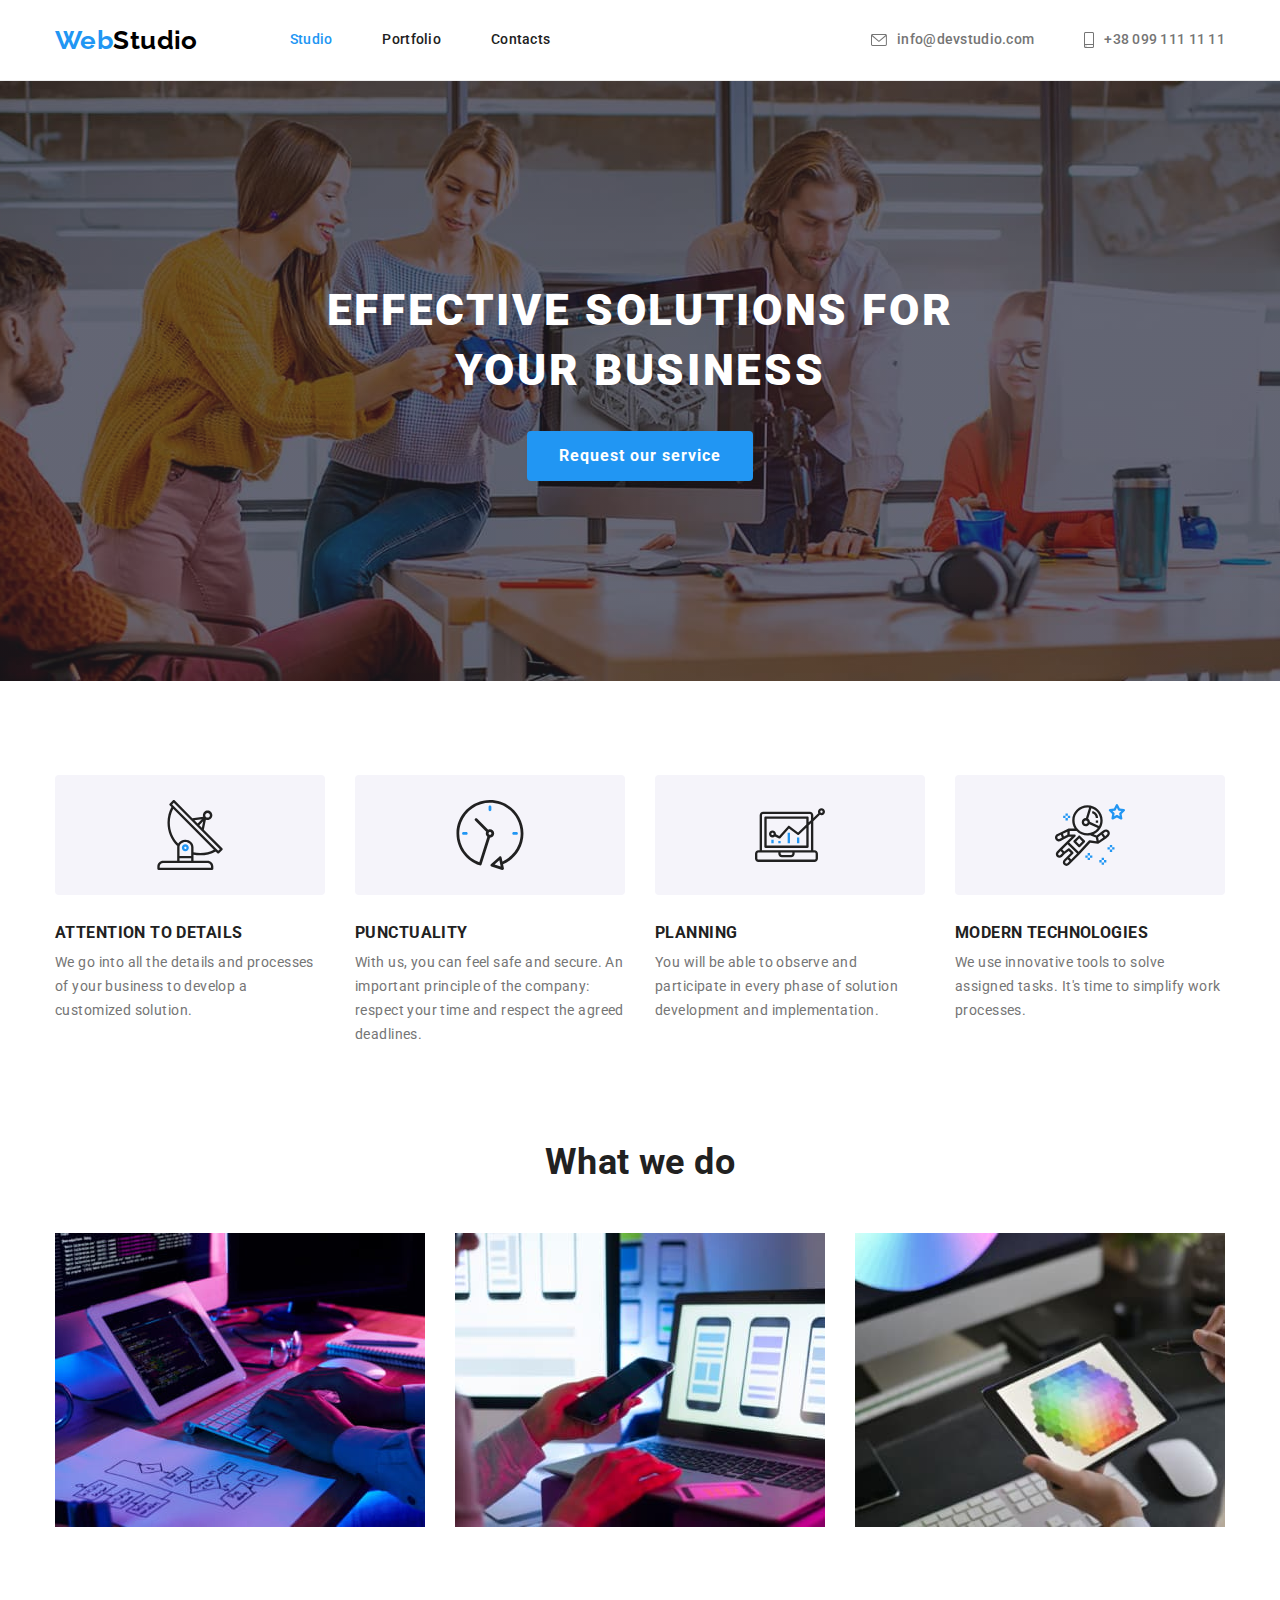
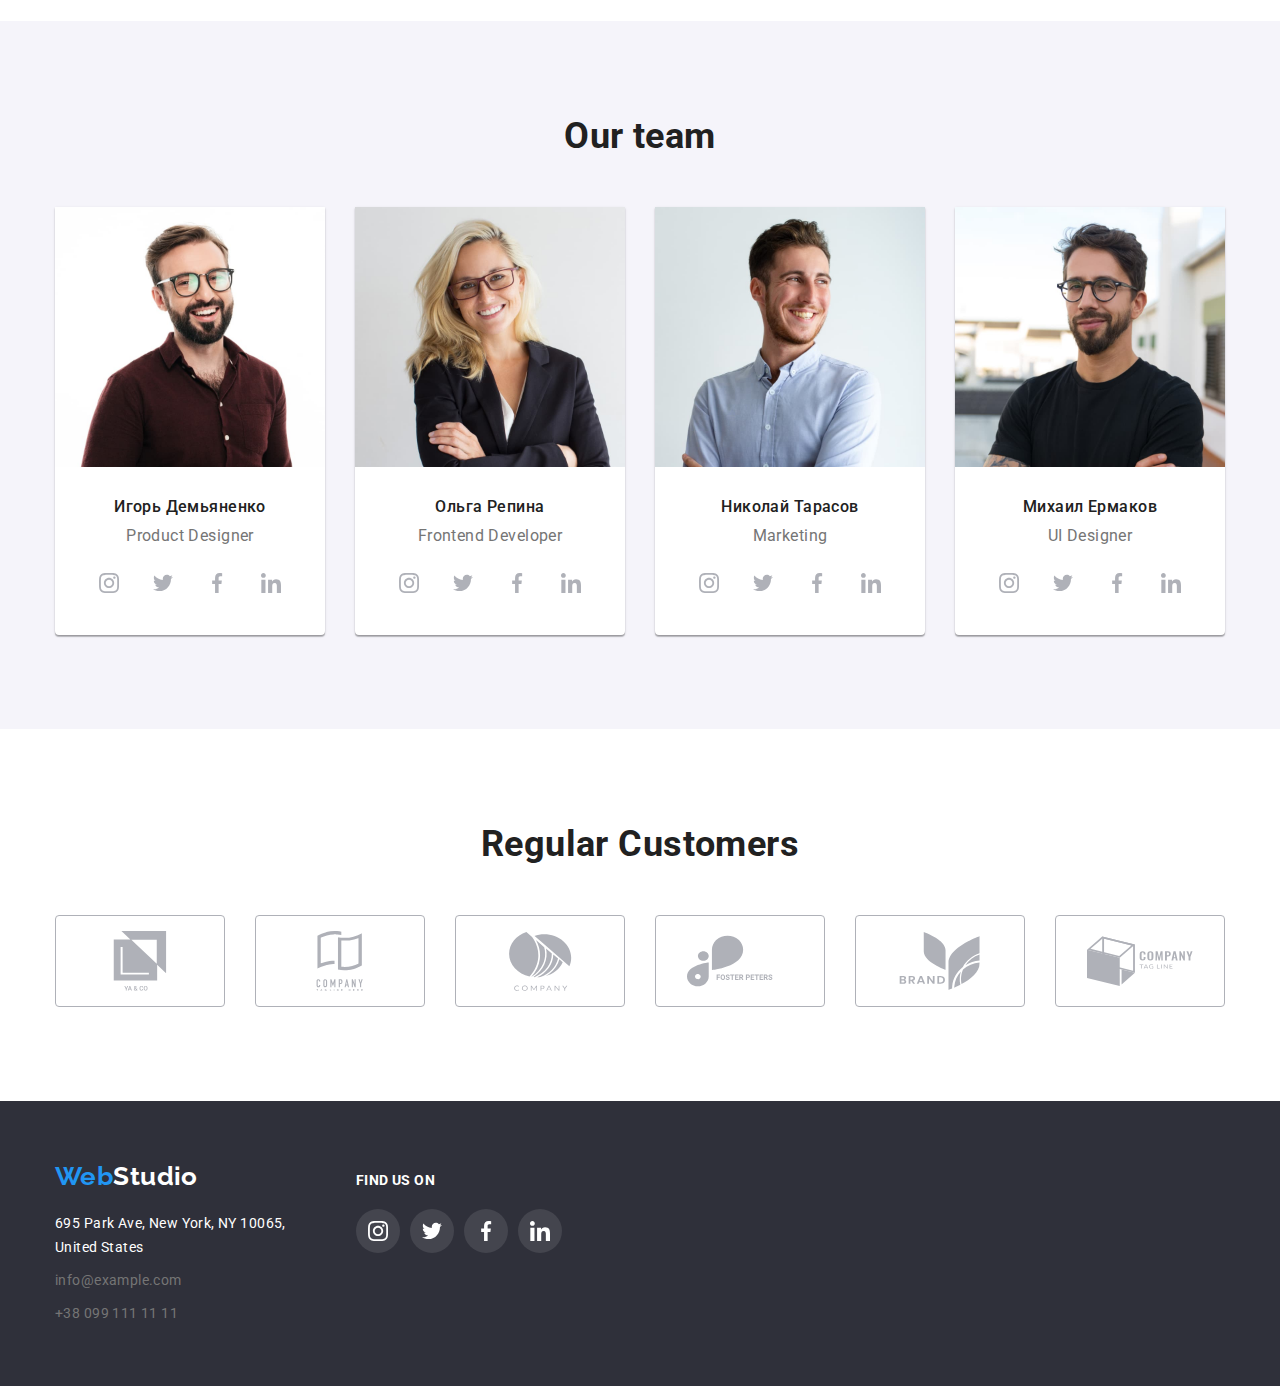
<file: index.html>
<!DOCTYPE html>
<html lang="en">
  <head>
    <meta charset="UTF-8" />
    <meta http-equiv="X-UA-Compatible" content="IE=edge" />
    <meta name="viewport" content="width=device-width, initial-scale=1.0" />
    <title>goit-markup-hw-02</title>
    <link
      rel="stylesheet"
      href="https://cdn.jsdelivr.net/npm/modern-normalize@1.1.0/modern-normalize.min.css"
    />
    <link rel="preconnect" href="https://fonts.googleapis.com" />
    <link rel="preconnect" href="https://fonts.gstatic.com" crossorigin />
    <link
      href="https://fonts.googleapis.com/css2?family=Raleway:wght@700&family=Roboto:wght@400;500;700;900&display=swap"
      rel="stylesheet"
    />
    <link rel="stylesheet" href="./CSS/styles.css" />
  </head>
  <body>
    <header class="page-header">
      <!-- site-header -->
      <div class="container header-container">
        <nav class="main-nav">
          <a class="logo-header link-line" href="index.html"
            ><span class="logo-span">Web</span>Studio</a
          >
          <ul class="menu list-no-style">
            <li class="menu-item">
              <a class="menu-link link-line current" href="index.html"
                >Studio</a
              >
            </li>
            <li class="menu-item">
              <a class="menu-link link-line" href="./portfolio.html"
                >Portfolio</a
              >
            </li>
            <li class="menu-item">
              <a class="menu-link link-line" href="index.html">Contacts</a>
            </li>
          </ul>
        </nav>
        <ul class="contacts-list list-no-style">
          <li class="contacts-item">
            <a class="contacts-link link-line" href="mailto:info@example.com"
              >info@devstudio.com
              <svg class="icon-mail" width="16" height="12">
                <use href="./images/symbol-defs.svg#icon-envelope"></use>
              </svg>
            </a>
          </li>

          <li class="contacts-item">
            <a class="contacts-link link-line" href="tel:+380991111111"
              >+38 099 111 11 11
              <svg class="icon-smartphone" width="10" height="16">
                <use href="./images/symbol-defs.svg#icon-smartphone"></use>
              </svg>
            </a>
          </li>
        </ul>
      </div>
    </header>
    <main>
      <!-- hero -->
      <section class="hero">
        <div class="container hero-back">
          <h1 class="hero-title">Effective solutions for your business</h1>
          <button class="order-btn" type="button">Request our service</button>
        </div>
      </section>

      <!-- our best features-->
      <section class="section">
        <div class="container">
          <h2 class="visually-hidden">Our best features</h2>
          <ul class="features-list list-no-style">
            <li class="features-item icon-antenna">
              <div class="features-icon">
                <svg class="icon-size">
                  <use href="./images/symbol-defs.svg#icon-antenna"></use>
                </svg>
              </div>
              <h3 class="features-title">Attention to details</h3>
              <p class="features-desc">
                We go into all the details and processes of your business to
                develop a customized solution.
              </p>
            </li>
            <li class="features-item">
              <div class="features-icon">
                <svg class="icon-size">
                  <use href="./images/symbol-defs.svg#icon-clock"></use>
                </svg>
              </div>
              <h3 class="features-title">Punctuality</h3>
              <p class="features-desc">
                With us, you can feel safe and secure. An important principle of
                the company: respect your time and respect the agreed deadlines.
              </p>
            </li>
            <li class="features-item">
              <div class="features-icon">
                <svg class="icon-size">
                  <use href="./images/symbol-defs.svg#icon-diagram"></use>
                </svg>
              </div>
              <h3 class="features-title">Planning</h3>
              <p class="features-desc">
                You will be able to observe and participate in every phase of
                solution development and implementation.
              </p>
            </li>
            <li class="features-item">
              <div class="features-icon">
                <svg class="icon-size">
                  <use href="./images/symbol-defs.svg#icon-astronaut"></use>
                </svg>
              </div>
              <h3 class="features-title">Modern technologies</h3>
              <p class="features-desc">
                We use innovative tools to solve assigned tasks. It's time to
                simplify work processes.
              </p>
            </li>
          </ul>
        </div>
      </section>
      <!-- what we do -->
      <section class="what-we-do section">
        <div class="container">
          <h2 class="suptitle">What we do</h2>
          <ul class="what-we-do-gallery list-no-style">
            <li class="what-we-do-img">
              <img
                src="./images/what-we-do/box-1.jpg"
                alt="human hands on the keybord and a tablet with some code"
                width="370"
                height="294"
              />
            </li>
            <li class="what-we-do-img">
              <img
                src="./images/what-we-do/box-2.jpg"
                alt="human hands with a smartphone and a notebook with smartphones on the screen"
                width="370"
                height="294"
              />
            </li>
            <li class="what-we-do-img">
              <img
                src="./images/what-we-do/box-3.jpg"
                alt="a tablet with a color palette on the screen and human hands with stylus"
                width="370"
                height="294"
              />
            </li>
          </ul>
        </div>
      </section>
      <section class="team section">
        <!-- our team -->
        <div class="container">
          <h2 class="suptitle">Our team</h2>
          <ul class="team-profiles list-no-style">
            <li class="team-card">
              <img
                class="team-photo"
                src="./images/our-team/ihor.jpg"
                alt="Igor Demianenko foto"
                width="270"
              />
              <div class="team-card-desc">
                <h3 class="team-name" lang="ru">Игорь Демьяненко</h3>
                <p class="team-desc">Product Designer</p>
                <ul class="social-list list-no-style">
                  <li class="social-list-items">
                    <a href="" class="social-list-link">
                      <svg class="social-list-icon" width="20" height="20">
                        <use
                          href="./images/symbol-defs.svg#icon-instagram"
                        ></use>
                      </svg>
                    </a>
                  </li>
                  <li class="social-list-items">
                    <a href="" class="social-list-link">
                      <svg class="social-list-icon" width="20" height="20">
                        <use href="./images/symbol-defs.svg#icon-twitter"></use>
                      </svg>
                    </a>
                  </li>
                  <li class="social-list-items">
                    <a href="" class="social-list-link">
                      <svg class="social-list-icon" width="20" height="20">
                        <use
                          href="./images/symbol-defs.svg#icon-facebook"
                        ></use>
                      </svg>
                    </a>
                  </li>
                  <li class="social-list-items">
                    <a href="" class="social-list-link">
                      <svg class="social-list-icon" width="20" height="20">
                        <use
                          href="./images/symbol-defs.svg#icon-linkedin"
                        ></use>
                      </svg>
                    </a>
                  </li>
                </ul>
              </div>
            </li>
            <li class="team-card">
              <img
                class="team-photo"
                src="./images/our-team/olga.jpg"
                alt="Olga Repina foto"
                width="270"
              />
              <div class="team-card-desc">
                <h3 class="team-name" lang="ru">Ольга Репина</h3>
                <p class="team-desc">Frontend Developer</p>
                <ul class="social-list list-no-style">
                  <li class="social-list-items">
                    <a href="" class="social-list-link">
                      <svg class="social-list-icon" width="20" height="20">
                        <use
                          href="./images/symbol-defs.svg#icon-instagram"
                        ></use>
                      </svg>
                    </a>
                  </li>
                  <li class="social-list-items">
                    <a href="" class="social-list-link">
                      <svg class="social-list-icon" width="20" height="20">
                        <use href="./images/symbol-defs.svg#icon-twitter"></use>
                      </svg>
                    </a>
                  </li>
                  <li class="social-list-items">
                    <a href="" class="social-list-link">
                      <svg class="social-list-icon" width="20" height="20">
                        <use
                          href="./images/symbol-defs.svg#icon-facebook"
                        ></use>
                      </svg>
                    </a>
                  </li>
                  <li class="social-list-items">
                    <a href="" class="social-list-link">
                      <svg class="social-list-icon" width="20" height="20">
                        <use
                          href="./images/symbol-defs.svg#icon-linkedin"
                        ></use>
                      </svg>
                    </a>
                  </li>
                </ul>
              </div>
            </li>
            <li class="team-card">
              <img
                class="team-photo"
                src="./images/our-team/mykola.jpg"
                alt="Mykola Tarasov foto"
                width="270"
              />
              <div class="team-card-desc">
                <h3 class="team-name" lang="ru">Николай Тарасов</h3>
                <p class="team-desc">Marketing</p>
                <ul class="social-list list-no-style">
                  <li class="social-list-items">
                    <a href="" class="social-list-link">
                      <svg class="social-list-icon" width="20" height="20">
                        <use
                          href="./images/symbol-defs.svg#icon-instagram"
                        ></use>
                      </svg>
                    </a>
                  </li>
                  <li class="social-list-items">
                    <a href="" class="social-list-link">
                      <svg class="social-list-icon" width="20" height="20">
                        <use href="./images/symbol-defs.svg#icon-twitter"></use>
                      </svg>
                    </a>
                  </li>
                  <li class="social-list-items">
                    <a href="" class="social-list-link">
                      <svg class="social-list-icon" width="20" height="20">
                        <use
                          href="./images/symbol-defs.svg#icon-facebook"
                        ></use>
                      </svg>
                    </a>
                  </li>
                  <li class="social-list-items">
                    <a href="" class="social-list-link">
                      <svg class="social-list-icon" width="20" height="20">
                        <use
                          href="./images/symbol-defs.svg#icon-linkedin"
                        ></use>
                      </svg>
                    </a>
                  </li>
                </ul>
              </div>
            </li>
            <li class="team-card">
              <img
                class="team-photo"
                src="./images/our-team/mikhail.jpg"
                alt="Mikhail Ermakov foto"
                width="270"
              />
              <div class="team-card-desc">
                <h3 class="team-name" lang="ru">Михаил Ермаков</h3>
                <p class="team-desc">UI Designer</p>
                <ul class="social-list list-no-style">
                  <li class="social-list-items">
                    <a href="" class="social-list-link">
                      <svg class="social-list-icon" width="20" height="20">
                        <use
                          href="./images/symbol-defs.svg#icon-instagram"
                        ></use>
                      </svg>
                    </a>
                  </li>
                  <li class="social-list-items">
                    <a href="" class="social-list-link">
                      <svg class="social-list-icon" width="20" height="20">
                        <use href="./images/symbol-defs.svg#icon-twitter"></use>
                      </svg>
                    </a>
                  </li>
                  <li class="social-list-items">
                    <a href="" class="social-list-link">
                      <svg class="social-list-icon" width="20" height="20">
                        <use
                          href="./images/symbol-defs.svg#icon-facebook"
                        ></use>
                      </svg>
                    </a>
                  </li>
                  <li class="social-list-items">
                    <a href="" class="social-list-link">
                      <svg class="social-list-icon" width="20" height="20">
                        <use
                          href="./images/symbol-defs.svg#icon-linkedin"
                        ></use>
                      </svg>
                    </a>
                  </li>
                </ul>
              </div>
            </li>
          </ul>
        </div>
      </section>

      <!-- REGULAR CUSTOMERS -->
      <section class="section">
        <div class="container">
          <h2 class="suptitle">Regular Customers</h2>
          <ul class="customers-list list-no-style">
            <li class="customers-list-item">
              <a href="" class="customers-list-link">
                <svg class="customers-list-icon" width="106" height="60">
                  <use href="./images/symbol-defs.svg#icon-brand-1"></use>
                </svg>
              </a>
            </li>
            <li class="customers-list-item">
              <a href="" class="customers-list-link">
                <svg class="customers-list-icon" width="106" height="60">
                  <use href="./images/symbol-defs.svg#icon-brand-2"></use>
                </svg>
              </a>
            </li>
            <li class="customers-list-item">
              <a href="" class="customers-list-link">
                <svg class="customers-list-icon" width="106" height="60">
                  <use href="./images/symbol-defs.svg#icon-brand-3"></use>
                </svg>
              </a>
            </li>
            <li class="customers-list-item">
              <a href="" class="customers-list-link">
                <svg class="customers-list-icon" width="106" height="60">
                  <use href="./images/symbol-defs.svg#icon-brand-4"></use>
                </svg>
              </a>
            </li>
            <li class="customers-list-item">
              <a href="" class="customers-list-link">
                <svg class="customers-list-icon" width="106" height="60">
                  <use href="./images/symbol-defs.svg#icon-brand-5"></use>
                </svg>
              </a>
            </li>
            <li class="customers-list-item">
              <a href="" class="customers-list-link">
                <svg class="customers-list-icon" width="106" height="60">
                  <use href="./images/symbol-defs.svg#icon-brand-6"></use>
                </svg>
              </a>
            </li>
          </ul>
        </div>
      </section>
    </main>
    <footer class="footer">
      <!-- footer logo -->
      <div class="container footer-container">
        <div class="address-container">
          <a class="logo-footer link-line" href="index.html"
            ><span class="logo-span">Web</span>Studio</a
          >
          <!-- contacts -->
          <address class="address">
            <ul class="list-no-style">
              <li class="contacts-items">
                <a
                  class="address-footer-link link-line"
                  href="https://goo.gl/maps/F33JLBxJRXzu59hU8"
                  target="_blank"
                  rel="noopener noreferrer"
                  >695 Park Ave, New York, NY 10065, <br />
                  United States</a
                >
              </li>
              <li class="contacts-items">
                <a
                  class="contacts-footer-link link-line"
                  href="mailto:info@example.com"
                  >info@example.com</a
                >
              </li>
              <li class="contacts-items">
                <a
                  class="contacts-footer-link link-line"
                  href="tel:+380991111111"
                  >+38 099 111 11 11</a
                >
              </li>
            </ul>
          </address>
        </div>
        <div class="find-us-menu">
          <p class="find-us-title">Find us on</p>
          <ul class="social-list-footer list-no-style">
            <li class="social-list-items-footer">
              <a href="" class="social-list-link-footer">
                <svg class="social-list-icon-footer" width="20" height="20">
                  <use href="./images/symbol-defs.svg#icon-instagram"></use>
                </svg>
              </a>
            </li>
            <li class="social-list-items-footer">
              <a href="" class="social-list-link-footer">
                <svg class="social-list-icon-footer" width="20" height="20">
                  <use href="./images/symbol-defs.svg#icon-twitter"></use>
                </svg>
              </a>
            </li>
            <li class="social-list-items-footer">
              <a href="" class="social-list-link-footer">
                <svg class="social-list-icon-footer" width="20" height="20">
                  <use href="./images/symbol-defs.svg#icon-facebook"></use>
                </svg>
              </a>
            </li>
            <li class="social-list-items-footer">
              <a href="" class="social-list-link-footer">
                <svg class="social-list-icon-footer" width="20" height="20">
                  <use href="./images/symbol-defs.svg#icon-linkedin"></use>
                </svg>
              </a>
            </li>
          </ul>
        </div>
      </div>
    </footer>
  </body>
</html>
</file>
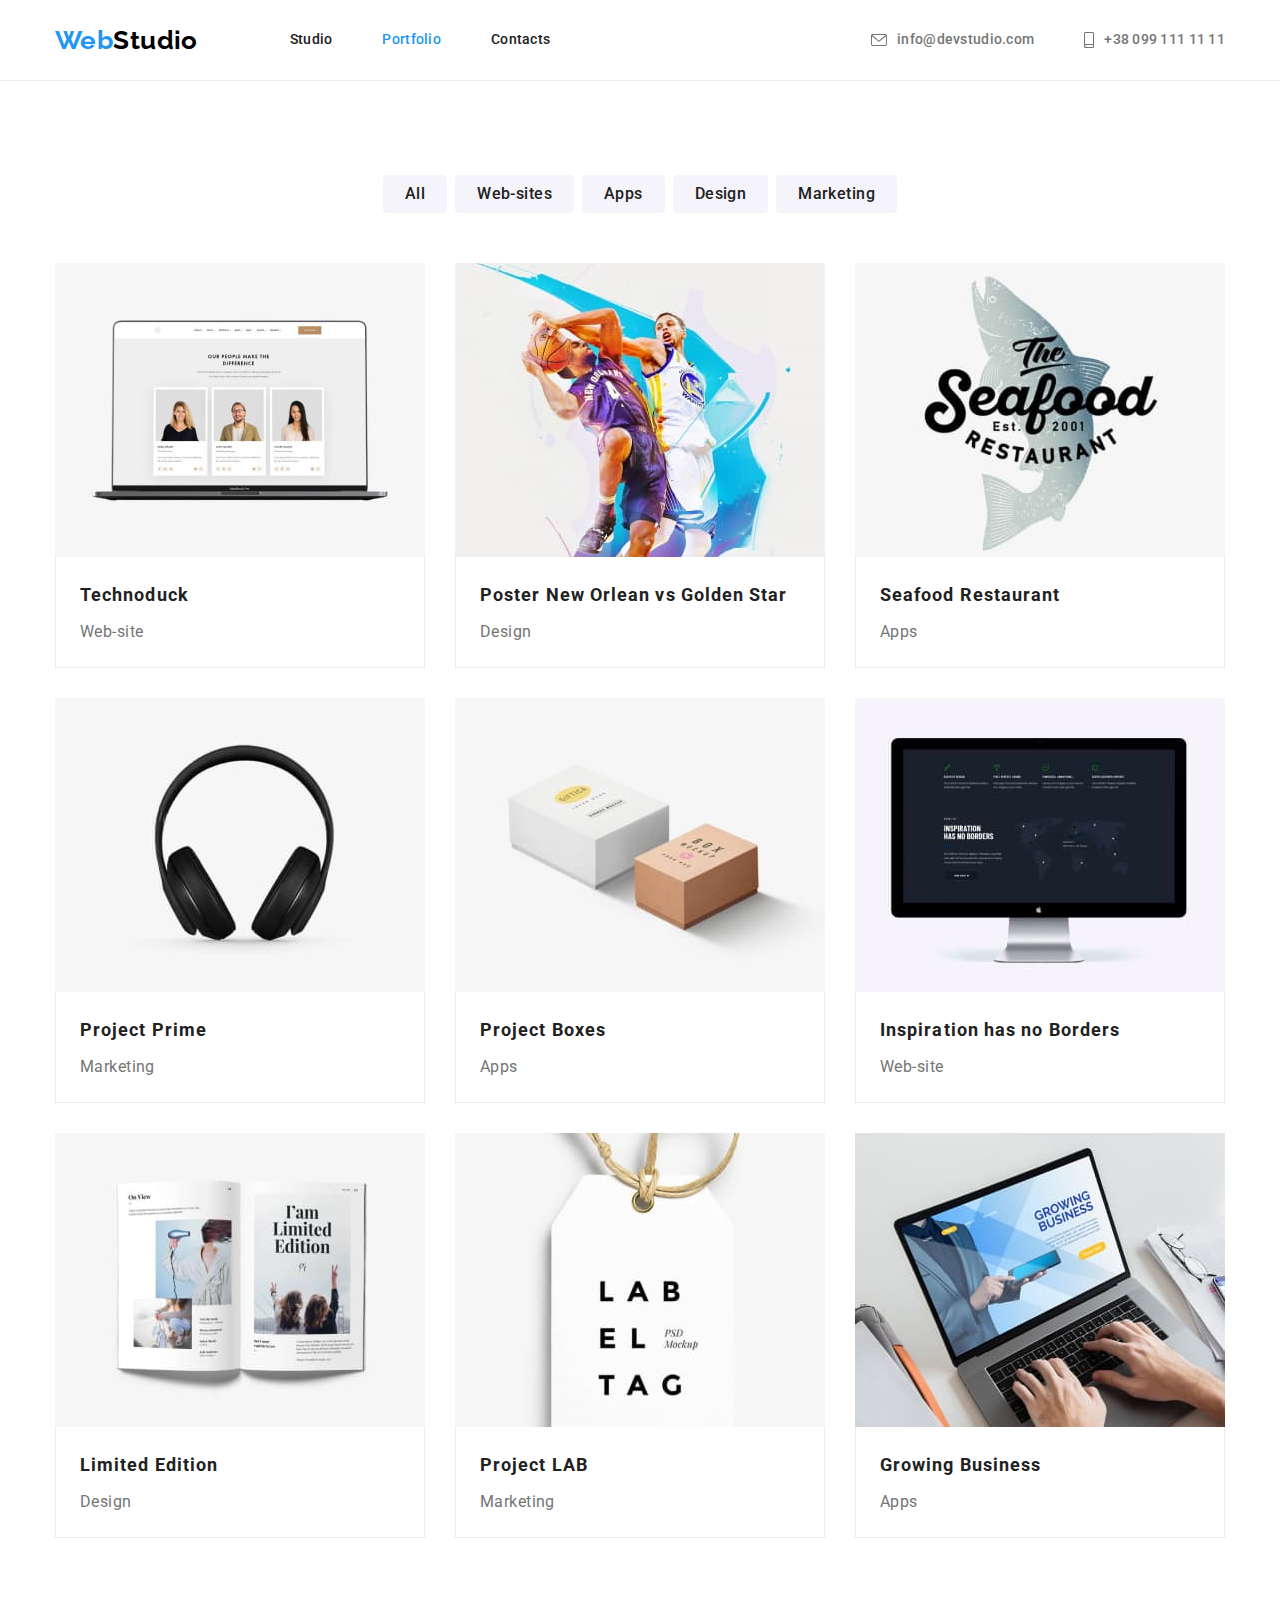
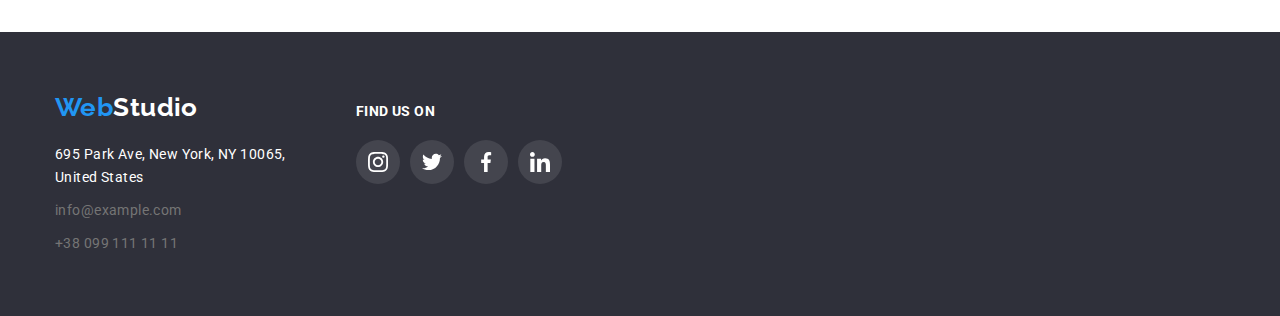
<file: portfolio.html>
<!DOCTYPE html>
<html lang="en">
  <head>
    <meta charset="UTF-8" />
    <meta http-equiv="X-UA-Compatible" content="IE=edge" />
    <meta name="viewport" content="width=device-width, initial-scale=1.0" />
    <title>goit-markup-hw-02</title>
    <link
      rel="stylesheet"
      href="https://cdn.jsdelivr.net/npm/modern-normalize@1.1.0/modern-normalize.min.css"
    />
    <link rel="preconnect" href="https://fonts.googleapis.com" />
    <link rel="preconnect" href="https://fonts.gstatic.com" crossorigin />
    <link
      href="https://fonts.googleapis.com/css2?family=Raleway:wght@700&family=Roboto:wght@400;500;700;900&display=swap"
      rel="stylesheet"
    />
    <link rel="stylesheet" href="./CSS/styles.css" />
  </head>
  <body>
    <header class="page-header">
      <!-- site-header -->
      <div class="container header-container">
        <nav class="main-nav">
          <a class="logo-header link-line" href="index.html"
            ><span class="logo-span">Web</span>Studio</a
          >
          <ul class="menu list-no-style">
            <li class="menu-item">
              <a class="menu-link link-line" href="index.html">Studio</a>
            </li>
            <li class="menu-item">
              <a class="menu-link link-line current" href="./portfolio.html"
                >Portfolio</a
              >
            </li>
            <li class="menu-item">
              <a class="menu-link link-line" href="index.html">Contacts</a>
            </li>
          </ul>
        </nav>
        <ul class="contacts-list list-no-style">
          <li class="contacts-item">
            <a class="contacts-link link-line" href="mailto:info@example.com"
              >info@devstudio.com
              <svg class="icon-mail" width="16" height="12">
                <use href="./images/symbol-defs.svg#icon-envelope"></use>
              </svg>
            </a>
          </li>

          <li class="contacts-item">
            <a class="contacts-link link-line" href="tel:+380991111111"
              >+38 099 111 11 11
              <svg class="icon-smartphone" width="10" height="16">
                <use href="./images/symbol-defs.svg#icon-smartphone"></use>
              </svg>
            </a>
          </li>
        </ul>
      </div>
    </header>
    <main>
      <section class="section">
        <div class="container">
          <h1 class="visually-hidden">Portfolio</h1>

          <ul class="portfolio-filter list-no-style">
            <li class="filter-menu">
              <button class="filter-btn" type="button">All</button>
            </li>
            <li class="filter-menu">
              <button class="filter-btn" type="button">Web-sites</button>
            </li>
            <li class="filter-menu">
              <button class="filter-btn" type="button">Apps</button>
            </li>
            <li class="filter-menu">
              <button class="filter-btn" type="button">Design</button>
            </li>
            <li class="filter-menu">
              <button class="filter-btn" type="button">Marketing</button>
            </li>
          </ul>

          <ul class="portfolio-catalog list-no-style">
            <li class="portfolio-card">
              <a class="portfolio-card-link link-line" href=".//portfolio.html">
                <img
                  class="samples-img"
                  src="./images/portfolio/tech.jpg"
                  alt="a notebook with three people's profiles on the screen"
                  width="370"
                  height="294"
                />
                <div class="portfolio-card-desc">
                  <h2 class="samples-title">Technoduck</h2>
                  <p class="samples-desc">Web-site</p>
                </div>
              </a>
            </li>
            <li class="portfolio-card">
              <a class="portfolio-card-link link-line" href=".//portfolio.html">
                <img
                  class="samples-img"
                  src="./images/portfolio/poster.jpg"
                  alt="two basketball players having a game"
                  width="370"
                  height="294"
                />
                <div class="portfolio-card-desc">
                  <h2 class="samples-title">
                    Poster New Orlean vs Golden Star
                  </h2>
                  <p class="samples-desc">Design</p>
                </div>
              </a>
            </li>
            <li class="portfolio-card">
              <a class="portfolio-card-link link-line" href=".//portfolio.html">
                <img
                  class="samples-img"
                  src="./images/portfolio/seafood.jpg"
                  alt="the seafood restaurant logo"
                  width="370"
                  height="294"
                />
                <div class="portfolio-card-desc">
                  <h2 class="samples-title">Seafood Restaurant</h2>
                  <p class="samples-desc">Apps</p>
                </div>
              </a>
            </li>
            <li class="portfolio-card">
              <a class="portfolio-card-link link-line" href=".//portfolio.html">
                <img
                  class="samples-img"
                  src="./images/portfolio/headphones.jpg"
                  alt="a headphones"
                  width="370"
                  height="294"
                />
                <div class="portfolio-card-desc">
                  <h2 class="samples-title">Project Prime</h2>
                  <p class="samples-desc">Marketing</p>
                </div>
              </a>
            </li>
            <li class="portfolio-card">
              <a class="portfolio-card-link link-line" href=".//portfolio.html">
                <img
                  class="samples-img"
                  src="./images/portfolio/project-box.jpg"
                  alt="two boxes"
                  width="370"
                  height="294"
                />
                <div class="portfolio-card-desc">
                  <h2 class="samples-title">Project Boxes</h2>
                  <p class="samples-desc">Apps</p>
                </div>
              </a>
            </li>
            <li class="portfolio-card">
              <a class="portfolio-card-link link-line" href=".//portfolio.html">
                <img
                  class="samples-img"
                  src="./images/portfolio/inspiration.jpg"
                  alt="an Apple desktop with info on the screen"
                  width="370"
                  height="294"
                />
                <div class="portfolio-card-desc">
                  <h2 class="samples-title">Inspiration has no Borders</h2>
                  <p class="samples-desc">Web-site</p>
                </div>
              </a>
            </li>
            <li class="portfolio-card">
              <a class="portfolio-card-link link-line" href=".//portfolio.html">
                <img
                  class="samples-img"
                  src="./images/portfolio/limited-edition.jpg"
                  alt="an open brochure with creative photoes and text"
                  width="370"
                  height="294"
                />
                <div class="portfolio-card-desc">
                  <h2 class="samples-title">Limited Edition</h2>
                  <p class="samples-desc">Design</p>
                </div>
              </a>
            </li>
            <li class="portfolio-card">
              <a class="portfolio-card-link link-line" href=".//portfolio.html">
                <img
                  class="samples-img"
                  src="./images/portfolio/project-lab.jpg"
                  alt="a white label with a string and printing 'Project lab'"
                  width="370"
                  height="294"
                />
                <div class="portfolio-card-desc">
                  <h2 class="samples-title">Project LAB</h2>
                  <p class="samples-desc">Marketing</p>
                </div>
              </a>
            </li>
            <li class="portfolio-card">
              <a class="portfolio-card-link link-line" href=".//portfolio.html">
                <img
                  class="samples-img"
                  src="./images/portfolio/growing.jpg"
                  alt="a notebook with two hands on its keybord and 'growign business' sign on the screen"
                  width="370"
                  height="294"
                />
                <div class="portfolio-card-desc">
                  <h2 class="samples-title">Growing Business</h2>
                  <p class="samples-desc">Apps</p>
                </div>
              </a>
            </li>
          </ul>
        </div>
      </section>
    </main>
    <footer class="footer">
      <!-- footer logo -->
      <div class="container footer-container">
        <div class="address-container">
          <a class="logo-footer link-line" href="index.html"
            ><span class="logo-span">Web</span>Studio</a
          >
          <!-- contacts -->
          <address class="address">
            <ul class="list-no-style">
              <li class="contacts-items">
                <a
                  class="address-footer-link link-line"
                  href="https://goo.gl/maps/F33JLBxJRXzu59hU8"
                  target="_blank"
                  rel="noopener noreferrer"
                  >695 Park Ave, New York, NY 10065, <br />
                  United States</a
                >
              </li>
              <li class="contacts-items">
                <a
                  class="contacts-footer-link link-line"
                  href="mailto:info@example.com"
                  >info@example.com</a
                >
              </li>
              <li class="contacts-items">
                <a
                  class="contacts-footer-link link-line"
                  href="tel:+380991111111"
                  >+38 099 111 11 11</a
                >
              </li>
            </ul>
          </address>
        </div>
        <div class="find-us-menu">
          <h3 class="find-us-title">Find us on</h3>
          <ul class="social-list-footer list-no-style">
            <li class="social-list-items-footer">
              <a href="" class="social-list-link-footer">
                <svg class="social-list-icon-footer" width="20" height="20">
                  <use href="./images/symbol-defs.svg#icon-instagram"></use>
                </svg>
              </a>
            </li>
            <li class="social-list-items-footer">
              <a href="" class="social-list-link-footer">
                <svg class="social-list-icon-footer" width="20" height="20">
                  <use href="./images/symbol-defs.svg#icon-twitter"></use>
                </svg>
              </a>
            </li>
            <li class="social-list-items-footer">
              <a href="" class="social-list-link-footer">
                <svg class="social-list-icon-footer" width="20" height="20">
                  <use href="./images/symbol-defs.svg#icon-facebook"></use>
                </svg>
              </a>
            </li>
            <li class="social-list-items-footer">
              <a href="" class="social-list-link-footer">
                <svg class="social-list-icon-footer" width="20" height="20">
                  <use href="./images/symbol-defs.svg#icon-linkedin"></use>
                </svg>
              </a>
            </li>
          </ul>
        </div>
      </div>
    </footer>
  </body>
</html>
</file>
<file: CSS/styles.css>
/* BASIC SETTS  */
:root {
  --title-text-color: #212121;
  --paragraph-text-color: #757575;
  --logo-color: #000000;

  --primary-back-color: #2f303a;
  --secondary-back-color: #f5f4fa;

  --accent-color: #2196f3;
  --hover-focus-color: #188ce8;

  --primary-white-color: #ffffff;

  --primary-border-color: #ececec;
  --secondary-border-color: #afb1b8;
  --tertiaty-border-color: #eeeeee;

  --main-fill-color: #afb1b8;

  --primary-font: "Roboto", sans-serif;
  --secondary-font: "Raleway", sans-serif;
  --background-image: ;
}
body {
  font-family: var(--primary-font);
  font-size: 14px;
  letter-spacing: 0.03em;
  background-color: var(--primary-white-color);
  color: var(--title-text-color);
}

h1,
h2,
h3,
h4,
p {
  margin-top: 0;
  margin-bottom: 0;
}

img {
  display: block;
  max-width: 100%;
  height: auto;
}
.container {
  width: 1200px;
  margin-left: auto;
  margin-right: auto;
  padding: 0 15px;
}

.section {
  padding-top: 94px;
  padding-bottom: 94px;
}

.address-footer-link,
.contacts-footer-link {
  font-style: normal;
}
.visually-hidden {
  position: absolute;
  width: 1px;
  height: 1px;
  margin: -1px;
  border: 0;
  padding: 0;

  white-space: nowrap;
  clip-path: inset(100%);
  clip: rect(0 0 0 0);
  overflow: hidden;
}

button {
  display: block;
  margin: 0 auto;

  border: none;
  border-radius: 4px;
  cursor: pointer;
}

.list-no-style {
  list-style: none;
  padding-left: 0;
  margin: 0;
}
.link-line {
  text-decoration: none;
}

/* /BASIC SETTS */

/* HEADER */
.page-header {
  border-bottom: 1px solid var(--primary-border-color);
}

.header-container {
  display: flex;
  align-items: center;
}

.logo-header {
  margin-right: 92px;
  font-family: var(--secondary-font);
  font-style: normal;
  font-weight: 700;
  font-size: 26px;
  line-height: 1.19;
  letter-spacing: inherit;
  color: var(--logo-color);
}
.logo-span {
  font-family: var(--secondary-font);
  font-style: normal;
  font-weight: 700;
  font-size: 26px;
  line-height: 1.19;
  letter-spacing: inherit;
  color: var(--accent-color);
}

.main-nav {
  display: flex;
  align-items: center;
}

.menu {
  display: flex;
  align-items: center;
}
.menu-item + .menu-item {
  margin-left: 50px;
}
.menu-link {
  display: block;
  padding: 32px 0;

  color: var(--title-text-color);

  font-weight: 500;
  font-size: inherit;
  line-height: 1.14;
  letter-spacing: 0.02em;
}
.menu-link:hover,
.menu-link:focus {
  color: var(--accent-color);
}

.current {
  color: var(--accent-color);
}
.contacts-list {
  display: flex;
  margin-left: auto;
}
.contacts-item {
  display: flex;
  align-items: center;
}
.contacts-item + .contacts-item {
  margin-left: 50px;
}
.contacts-link {
  display: flex;
  align-items: center;
  font-weight: 500;
  font-size: inherit;
  line-height: 1.14;
  letter-spacing: 0.02em;
  color: var(--paragraph-text-color);
}

.contacts-link:hover,
.contacts-link:focus {
  color: var(--accent-color);
}

.icon-mail {
  margin-right: 10px;
  order: -1;

  fill: currentColor;
}

.icon-smartphone {
  margin-right: 10px;
  order: -1;

  fill: currentColor;
}

.contacts-link:hover .icon-smartphone,
.contacts-link:focus .icon-smartphone {
  fill: var(--accent-color);
}

/* /HEADER */

/* HERO */

.hero {
  max-width: 1600px;
  height: 600px;
  margin-left: auto;
  margin-right: auto;
  background: linear-gradient(rgba(47, 48, 58, 0.4), rgba(47, 48, 58, 0.4)),
    url(../images/hero-section/hero-bg.jpg);
  background-repeat: no-repeat;
  background-position: center;
  background-size: cover;

  padding: 200px 0;
  text-align: center;
}

.hero-title {
  width: 696px;
  margin: 0 auto 30px;

  font-weight: 900;
  font-size: 44px;
  line-height: 1.36;
  letter-spacing: 0.06em;
  text-transform: uppercase;

  color: var(--primary-white-color);
}

.order-btn {
  min-width: 200px;
  padding: 10px 32px;
  font-family: inherit;
  font-weight: 700;
  font-size: 16px;
  line-height: 1.88;
  letter-spacing: 0.06em;

  background-color: var(--accent-color);
  color: var(--primary-white-color);
}

.order-btn:hover,
.corder-btn:focus {
  background-color: var(--hover-focus-color);
}
/* /HERO */

/* BEST FEATURES SECTION */

.features-list {
  display: flex;
  flex-wrap: wrap;
  gap: 30px;
}

.features-item {
  display: flex;
  flex-direction: column;
  width: 270px;
  text-align: left;
}

.features-icon {
  display: flex;
  height: 120px;
  justify-content: center;
  align-items: center;
  background-color: var(--secondary-back-color);
  border-radius: 4px;
  margin-bottom: 30px;
}

.icon-size {
  width: 70px;
  height: 70px;
}

.features-title {
  margin-bottom: 10px;
  font-weight: 700;
  line-height: 16px;
  letter-spacing: inherit;
  text-transform: uppercase;
  color: var(--title-text-color);
}

.features-desc {
  font-weight: 400;
  line-height: 1.71;
  letter-spacing: inherit;
  color: var(--paragraph-text-color);
}

/* /BEST FEATURES SECTION */

/* WHAT WE DO SECTION */

.what-we-do {
  padding-top: 0;
}

.what-we-do-gallery {
  display: flex;
  flex-wrap: wrap;
  gap: 30px;
}

.suptitle {
  margin-bottom: 50px;
  text-align: center;
  font-weight: 700;
  font-size: 36px;
  line-height: 1.17;
  letter-spacing: inherit;
  color: var(--title-text-color);
}

/* /WHAT WE DO SECTION */

/* OUR TEAM SECTION */
.team {
  background-color: var(--secondary-back-color);
}

.team-profiles {
  display: flex;
  flex-wrap: wrap;
  gap: 30px;
}

.team-card-desc {
  text-align: center;
  padding-top: 30px;
  padding-bottom: 30px;
}

.team-card {
  width: 270px;
  background-color: var(--primary-white-color);
  box-shadow: 0px 1px 3px rgba(0, 0, 0, 0.12), 0px 1px 1px rgba(0, 0, 0, 0.14),
    0px 2px 1px rgba(0, 0, 0, 0.2);
  border-radius: 0px 0px 4px 4px;
}

.team-name {
  margin-bottom: 10px;

  font-weight: 500;
  font-size: 16px;
  line-height: 1.19;
  letter-spacing: inherit;
  color: var(--title-text-color);
}
.team-desc {
  font-weight: 400;
  font-size: 16px;
  line-height: 1.19;
  letter-spacing: inherit;
  color: var(--paragraph-text-color);
  margin-bottom: 16px;
}
.social-list {
  display: flex;
  flex-wrap: wrap;
  justify-content: center;
  gap: 10px;
}

.social-list-link {
  display: flex;
  justify-content: center;
  align-items: center;
  width: 44px;
  height: 44px;
  border-radius: 50%;
  color: var(--main-fill-color);
}

.social-list-link:hover,
.social-list-link:focus {
  background-color: var(--accent-color);
  color: var(--primary-white-color);
}

.social-list-icon {
  fill: currentColor;
}

/* /OUR TEAM SECTION */

/* REGULAR CUSTOMERS */

.customers-list {
  display: flex;
  flex-wrap: wrap;
  gap: 30px;
}
.customers-list-item {
  width: 170px;
  height: 92px;
}

.customers-list-link {
  display: flex;
  width: 100%;
  height: 100%;
  justify-content: center;
  align-items: center;
  border: 1px solid var(--secondary-border-color);
  border-radius: 4px;
  color: var(--main-fill-color);
}

.customers-list-link:hover,
.customers-list-link:focus {
  border: 1px solid var(--accent-color);
  color: var(--accent-color);
}

.customers-list-icon {
  fill: currentColor;
}

/* /REGULAR CUSTOMERS */

/* PORTFOLIO PAGE */

.portfolio {
}

.portfolio-filter {
  display: flex;
  justify-content: center;
  margin-bottom: 50px;
}

.filter-menu + .filter-menu {
  margin-left: 8px;
}
.filter-btn {
  padding: 6px 22px;
  border-radius: 4px;
  text-align: center;

  font-family: inherit;
  font-weight: 500;
  font-size: 16px;
  line-height: 1.62;
  letter-spacing: inherit;

  background: var(--secondary-back-color);
  color: var(--title-text-color);
}
.filter-btn:hover,
.filter-btn:focus {
  background-color: var(--accent-color);
  color: var(--primary-white-color);
  box-shadow: 0px 3px 1px rgba(0, 0, 0, 0.1), 0px 1px 2px rgba(0, 0, 0, 0.08),
    0px 2px 2px rgba(0, 0, 0, 0.12);
}

.portfolio-catalog {
  display: flex;
  flex-wrap: wrap;
  gap: 30px;
}

.portfolio-card {
  width: 370px;
}

.portfolio-card-link {
  display: block;
}

.portfolio-card-link:hover,
.portfolio-card-link:focus {
  box-shadow: 0px 4px 4px rgba(0, 0, 0, 0.25);
}

.portfolio-card-desc {
  padding: 20px 24px;
  border: 1px solid var(--primary-border-color);
  border-top: none;
}

.samples-title {
  margin-bottom: 4px;
  font-weight: 700;
  font-size: 18px;
  line-height: 2;
  letter-spacing: 0.06em;
  color: var(--title-text-color);
}
.samples-desc {
  font-weight: 400;
  font-size: 16px;
  line-height: 1.87;
  letter-spacing: inherit;
  color: var(--paragraph-text-color);
}
/* /PORTFOLIO PAGE */

/* FOOTER */

.footer {
  padding-top: 60px;
  padding-bottom: 60px;

  background: var(--primary-back-color);
}

.footer-container {
  display: flex;
  align-items: baseline;
}

.address-container {
  margin-right: 70px;
}

.logo-footer {
  font-family: var(--secondary-font);
  font-style: normal;
  font-weight: 700;
  font-size: 26px;
  line-height: 1.19;
  letter-spacing: inherit;
  color: var(--primary-white-color);
}

.address {
  margin-top: 20px;
}

.contacts-items + .contacts-items {
  margin-top: 9px;
}

.address-footer-link {
  font-weight: 400;
  font-size: inherit;
  line-height: 1.71;
  letter-spacing: inherit;
  color: var(--primary-white-color);
}
.contacts-footer-link {
  color: var(--paragraph-text-color);
  font-weight: 400;
  font-size: inherit;
  line-height: 1.71;
  letter-spacing: inherit;
}
.contacts-footer-link:hover,
.contacts-footer-link:focus {
  color: var(--accent-color);
}

.find-us-menu {
  display: block;
}
.find-us-title {
  margin-bottom: 20px;
  font-weight: 700;
  font-size: inherit;
  line-height: 1.14;
  letter-spacing: inherit;
  text-transform: uppercase;
  color: var(--primary-white-color);
}

.social-list-footer {
  display: flex;
  flex-wrap: wrap;
  gap: 10px;
  justify-content: center;
}

.social-list-link-footer {
  display: flex;
  justify-content: center;
  align-items: center;
  width: 44px;
  height: 44px;
  border-radius: 50%;
  background-color: rgba(255, 255, 255, 0.1);
  fill: var(--primary-white-color);
}

.social-list-link-footer:hover,
.social-list-link-footer:focus {
  background-color: var(--accent-color);
}

/* /FOOTER */ ;
</file>
